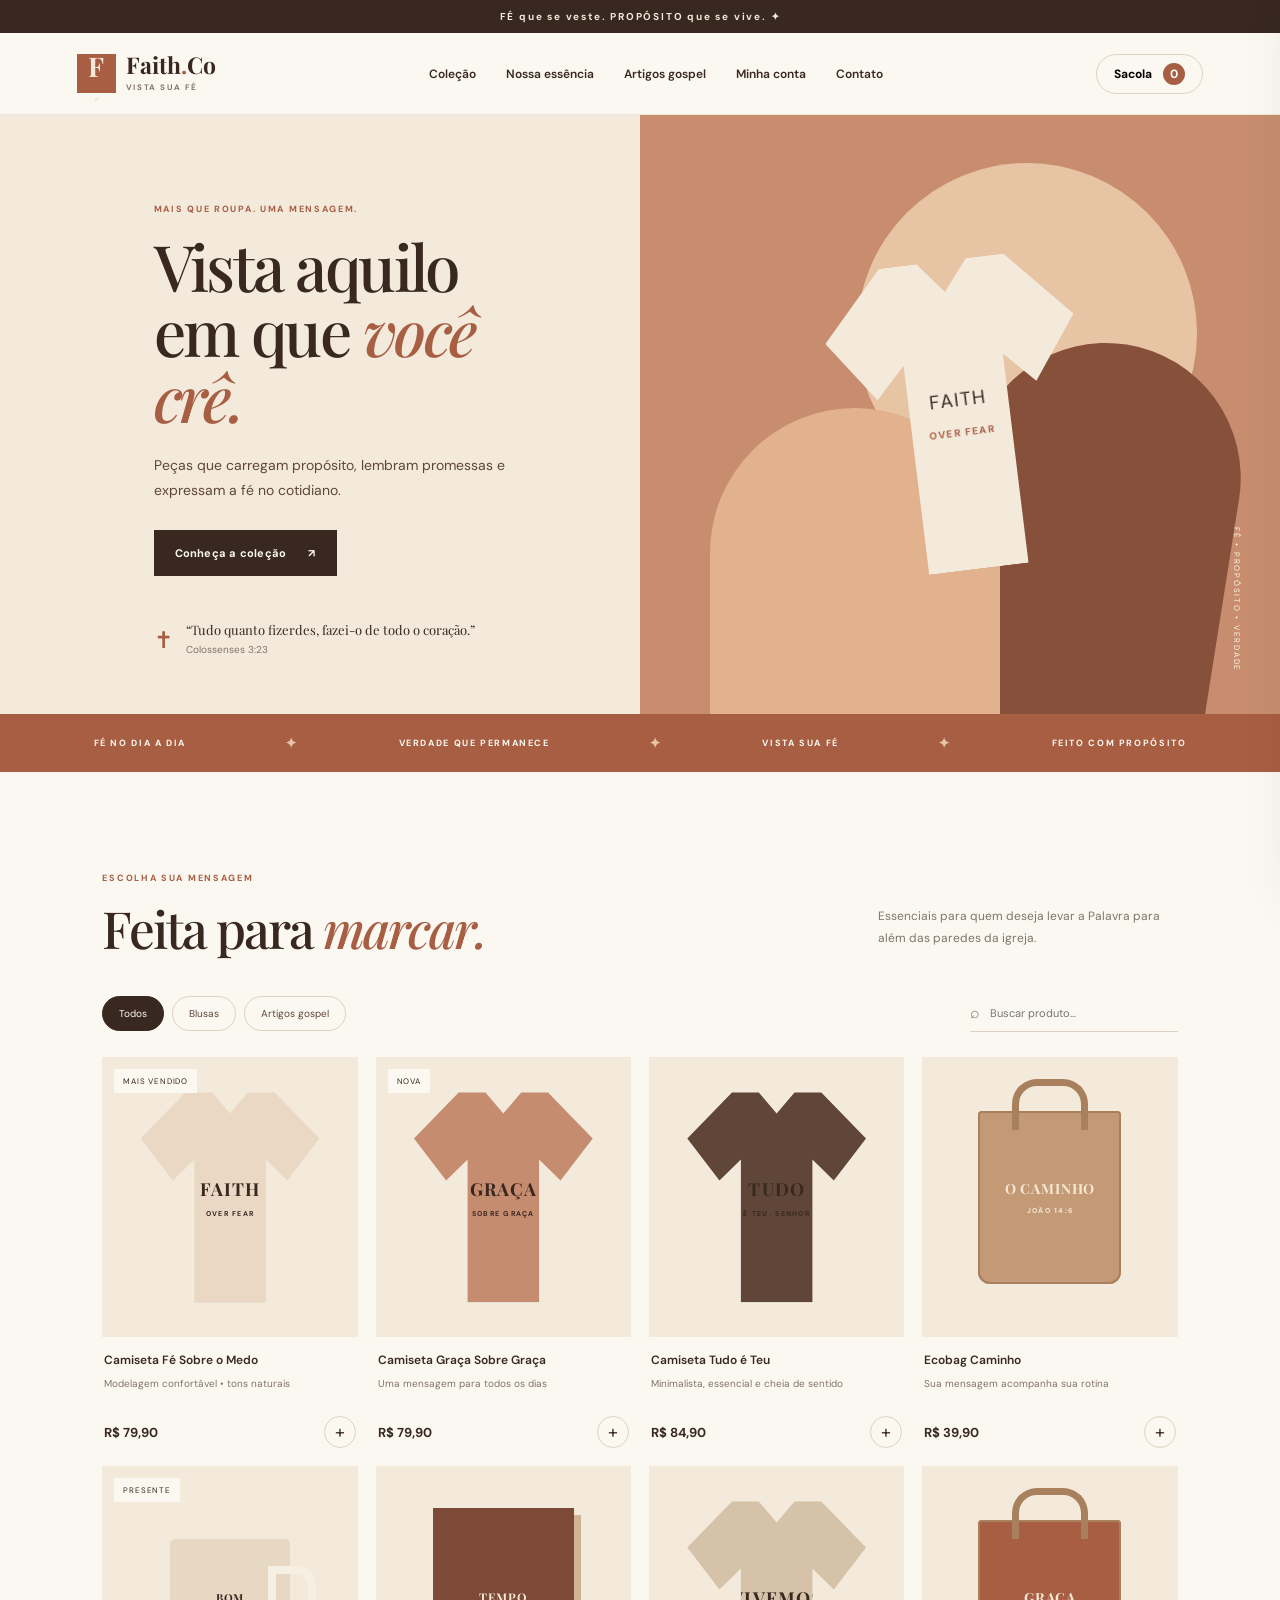
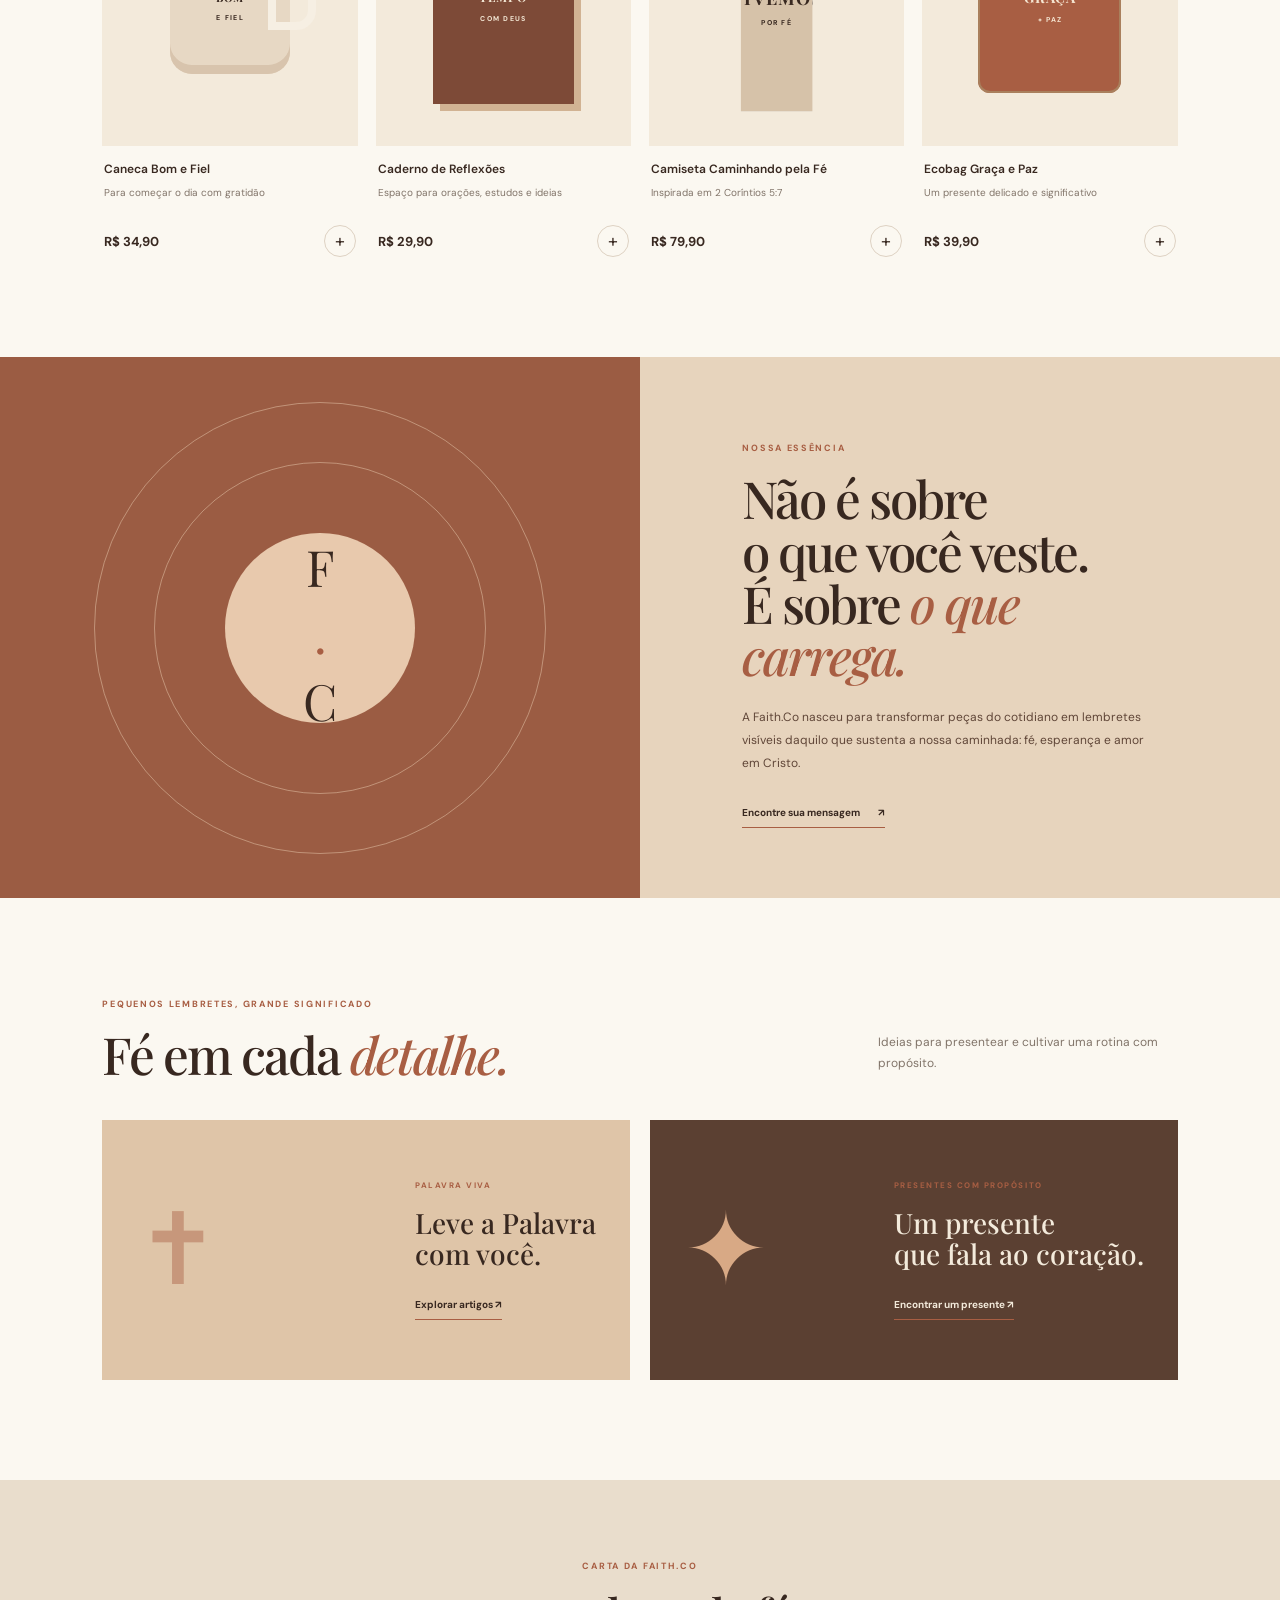
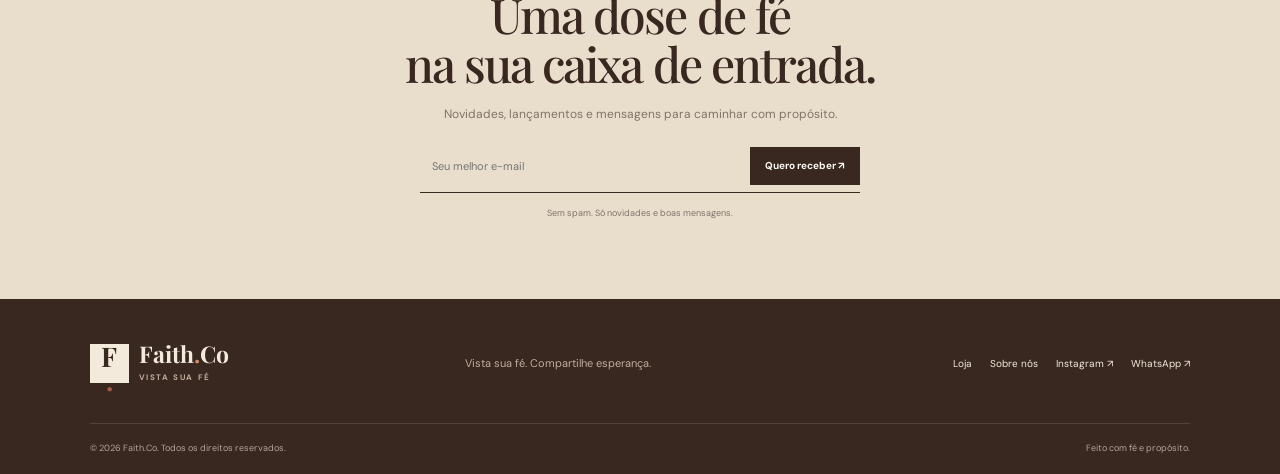
<file: index.html>
<!doctype html>
<html lang="pt-BR">
<head>
  <meta charset="utf-8">
  <meta name="viewport" content="width=device-width, initial-scale=1">
  <meta name="theme-color" content="#a85e43">
  <meta name="description" content="Faith.Co — roupas e artigos cristãos para vestir a fé todos os dias.">
  <title>Faith.Co — Vista sua fé</title>
  <link rel="preconnect" href="https://fonts.googleapis.com">
  <link rel="preconnect" href="https://fonts.gstatic.com" crossorigin>
  <link href="https://fonts.googleapis.com/css2?family=DM+Sans:wght@400;500;600;700&family=Playfair+Display:wght@500;600;700&display=swap" rel="stylesheet">
  <link rel="stylesheet" href="styles.css">
</head>
<body>
  <div class="announcement">FÉ que se veste. PROPÓSITO que se vive. ✦</div>
  <header class="site-header">
    <a class="brand" href="#" aria-label="Faith.Co página inicial"><span class="brand-mark">F<span>.</span></span><span>Faith<span class="brand-dot">.</span>Co<small>VISTA SUA FÉ</small></span></a>
    <button class="menu-toggle" id="menuToggle" aria-label="Abrir menu">☰</button>
    <nav id="mainNav" aria-label="Menu principal">
  <a href="#colecao">Coleção</a>
  <a href="#manifesto">Nossa essência</a>
  <a href="#artigos">Artigos gospel</a>
  <a href="conta.html">Minha conta</a>
  <a href="#contato">Contato</a>
</nav>
    <button class="cart-button" id="openCart" aria-label="Abrir sacola">Sacola <span id="cartCount">0</span></button>
  </header>

  <main>
    <section class="hero">
      <div class="hero-copy">
        <p class="eyebrow">MAIS QUE ROUPA. UMA MENSAGEM.</p>
        <h1>Vista aquilo<br>em que <em>você crê.</em></h1>
        <p>Peças que carregam propósito, lembram promessas e expressam a fé no cotidiano.</p>
        <a class="button button-dark" href="#colecao">Conheça a coleção <span>↗</span></a>
        <div class="hero-note"><span class="little-cross">✝</span><span>“Tudo quanto fizerdes, fazei-o de todo o coração.”<small>Colossenses 3:23</small></span></div>
      </div>
      <div class="hero-art" aria-label="Composição abstrata em tons terrosos">
        <div class="sun"></div><div class="arch arch-back"></div><div class="arch arch-front"></div>
        <div class="shirt-shape"><span>FAITH<br><b>OVER FEAR</b></span></div>
        <div class="hero-stamp">FÉ • PROPÓSITO • VERDADE</div>
      </div>
    </section>

    <section class="ticker" aria-label="Valores da marca"><span>FÉ NO DIA A DIA</span><b>✦</b><span>VERDADE QUE PERMANECE</span><b>✦</b><span>VISTA SUA FÉ</span><b>✦</b><span>FEITO COM PROPÓSITO</span></section>

    <section class="section collection" id="colecao">
      <div class="section-heading"><div><p class="eyebrow">ESCOLHA SUA MENSAGEM</p><h2>Feita para <em>marcar.</em></h2></div><p>Essenciais para quem deseja levar a Palavra para além das paredes da igreja.</p></div>
      <div class="shop-tools">
        <div class="filters" role="group" aria-label="Filtrar produtos">
          <button class="filter active" data-filter="todos">Todos</button><button class="filter" data-filter="blusas">Blusas</button><button class="filter" data-filter="acessorios">Artigos gospel</button>
        </div>
        <label class="search-wrap"><span>⌕</span><input id="searchInput" type="search" placeholder="Buscar produto..." aria-label="Buscar produto"></label>
      </div>
      <div class="product-grid" id="productGrid"></div>
    </section>

    <section class="manifesto" id="manifesto">
      <div class="manifesto-shape"><div class="manifesto-circle">F<span>.</span>C</div></div>
      <div class="manifesto-copy"><p class="eyebrow">NOSSA ESSÊNCIA</p><h2>Não é sobre<br>o que você veste.<br>É sobre <em>o que carrega.</em></h2><p>A Faith.Co nasceu para transformar peças do cotidiano em lembretes visíveis daquilo que sustenta a nossa caminhada: fé, esperança e amor em Cristo.</p><a href="#artigos" class="text-link">Encontre sua mensagem <span>↗</span></a></div>
    </section>

    <section class="section articles" id="artigos">
      <div class="section-heading"><div><p class="eyebrow">PEQUENOS LEMBRETES, GRANDE SIGNIFICADO</p><h2>Fé em cada <em>detalhe.</em></h2></div><p>Ideias para presentear e cultivar uma rotina com propósito.</p></div>
      <div class="article-cards">
        <article class="article-card card-bible"><div class="line-art">✝</div><div><p class="eyebrow">PALAVRA VIVA</p><h3>Leve a Palavra<br>com você.</h3><a href="#colecao" class="text-link">Explorar artigos ↗</a></div></article>
        <article class="article-card card-gift"><div class="gift-shape">✦</div><div><p class="eyebrow">PRESENTES COM PROPÓSITO</p><h3>Um presente<br>que fala ao coração.</h3><a href="#colecao" class="text-link">Encontrar um presente ↗</a></div></article>
      </div>
    </section>

    <section class="newsletter">
      <p class="eyebrow">CARTA DA FAITH.CO</p><h2>Uma dose de fé<br>na sua caixa de entrada.</h2><p>Novidades, lançamentos e mensagens para caminhar com propósito.</p>
      <form id="newsletterForm"><input type="email" id="newsletterEmail" placeholder="Seu melhor e-mail" required aria-label="Seu e-mail"><button type="submit">Quero receber ↗</button></form>
      <small id="newsletterMessage">Sem spam. Só novidades e boas mensagens.</small>
    </section>
  </main>

  <footer id="contato">
    <div class="footer-main"><a class="brand footer-brand" href="#"><span class="brand-mark">F<span>.</span></span><span>Faith<span class="brand-dot">.</span>Co<small>VISTA SUA FÉ</small></span></a><p>Vista sua fé. Compartilhe esperança.</p><div class="footer-links"><a href="#colecao">Loja</a><a href="#manifesto">Sobre nós</a><a href="https://instagram.com/" target="_blank" rel="noreferrer">Instagram ↗</a><a href="#" id="whatsFooter">WhatsApp ↗</a></div></div>
    <div class="footer-bottom"><span>© <span id="year"></span> Faith.Co. Todos os direitos reservados.</span><span>Feito com fé e propósito.</span></div>
  </footer>

  <div class="cart-overlay" id="cartOverlay" hidden></div>
  <aside class="cart-panel" id="cartPanel" aria-label="Sua sacola" aria-hidden="true">
    <div class="cart-head"><div><p class="eyebrow">SEU CARRINHO</p><h2>Sacola <span id="cartCountPanel">(0)</span></h2></div><button id="closeCart" aria-label="Fechar sacola" class="close-button">×</button></div>
    <div id="cartItems" class="cart-items"></div>
    <div class="cart-bottom"><div class="subtotal"><span>Subtotal</span><strong id="cartSubtotal">R$ 0,00</strong></div><p>Frete e prazo serão combinados no atendimento.</p><button class="button button-dark checkout-button" id="checkoutButton">Finalizar pelo WhatsApp ↗</button><small>O pedido só será confirmado após atendimento.</small></div>
  </aside>
  <div class="toast" id="toast" role="status" aria-live="polite"></div>
  <script src="script.js"></script>
</body>
</html>
</file>
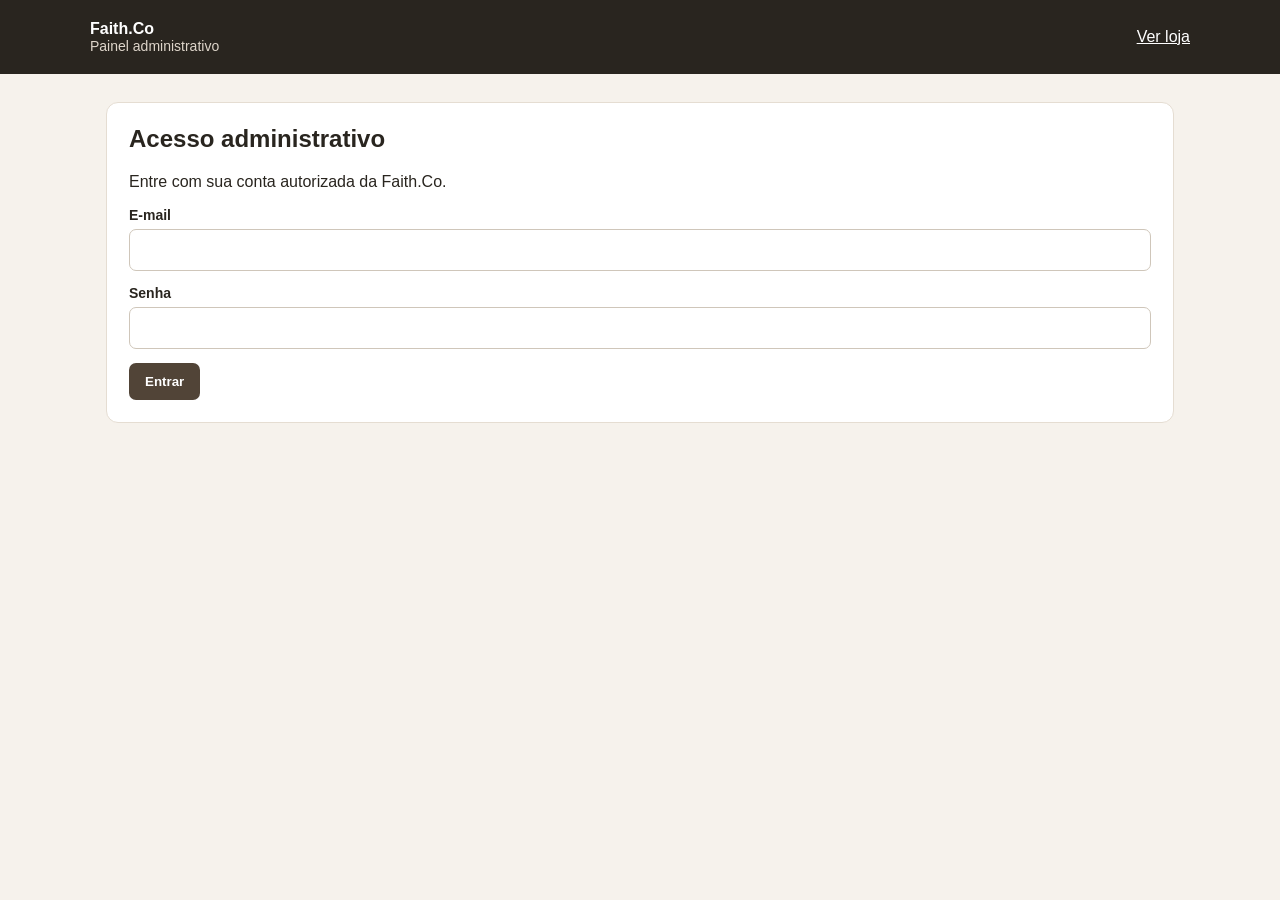
<file: admin.html>
<!DOCTYPE html>
<html lang="pt-BR">
<head>
  <meta charset="UTF-8">
  <meta name="viewport" content="width=device-width, initial-scale=1">
  <title>Administração | Faith.Co</title>
  <style>
    :root {
      --bg: #f6f2ec;
      --card: #fff;
      --ink: #29251f;
      --muted: #746d63;
      --line: #e5ddd2;
      --accent: #514437;
    }

    * { box-sizing: border-box; }

    body {
      margin: 0;
      background: var(--bg);
      color: var(--ink);
      font-family: Arial, sans-serif;
    }

    header {
      background: #29251f;
      color: white;
      padding: 20px;
    }

    header .bar {
      max-width: 1100px;
      margin: auto;
      display: flex;
      justify-content: space-between;
      align-items: center;
      gap: 12px;
      flex-wrap: wrap;
    }

    header a { color: white; }

    main {
      max-width: 1100px;
      margin: 28px auto;
      padding: 0 16px 40px;
    }

    .card {
      background: var(--card);
      border: 1px solid var(--line);
      border-radius: 12px;
      padding: 22px;
      margin-bottom: 22px;
    }

    h1, h2 { margin-top: 0; }

    .grid {
      display: grid;
      grid-template-columns: repeat(2, minmax(0, 1fr));
      gap: 14px;
    }

    label {
      display: block;
      font-size: 14px;
      font-weight: bold;
      margin-bottom: 6px;
    }

    input, textarea, select {
      width: 100%;
      padding: 11px;
      border: 1px solid #cfc6ba;
      border-radius: 7px;
      background: white;
      color: var(--ink);
      font: inherit;
    }

    textarea { resize: vertical; }

    .field { margin-bottom: 14px; }

    .full { grid-column: 1 / -1; }

    button {
      padding: 11px 16px;
      border: 0;
      border-radius: 7px;
      background: var(--accent);
      color: white;
      cursor: pointer;
      font-weight: bold;
    }

    button:disabled {
      opacity: .55;
      cursor: wait;
    }

    button.secondary {
      background: #e8e0d5;
      color: var(--ink);
    }

    button.danger { background: #a02d2d; }

    .actions {
      display: flex;
      gap: 8px;
      flex-wrap: wrap;
      margin-top: 12px;
    }

    .status {
      padding: 12px;
      border-radius: 7px;
      margin-bottom: 16px;
      overflow-wrap: anywhere;
    }

    .hidden { display: none !important; }

    .products {
      display: grid;
      grid-template-columns: repeat(auto-fit, minmax(220px, 1fr));
      gap: 16px;
    }

    .product {
      border: 1px solid var(--line);
      border-radius: 10px;
      overflow: hidden;
      min-width: 0;
    }

    .product img {
      width: 100%;
      height: 220px;
      object-fit: cover;
      background: #eee7de;
    }

    .product-content { padding: 14px; }
    .product-content p { overflow-wrap: anywhere; }
    .muted { color: var(--muted); font-size: 14px; }
    .price { font-weight: bold; font-size: 18px; }
    .preview { max-width: 150px; max-height: 150px; margin-top: 8px; }
    .checkline { display: flex; align-items: center; gap: 8px; }
    .checkline input { width: auto; }

    @media (max-width: 600px) {
      .grid { grid-template-columns: 1fr; }
      .full { grid-column: auto; }
      .card { padding: 16px; }
    }
  </style>
</head>
<body>
  <header>
    <div class="bar">
      <div>
        <strong>Faith.Co</strong>
        <div class="muted" style="color:#ded5ca">Painel administrativo</div>
      </div>
      <div class="actions" style="margin:0">
        <a href="./index.html">Ver loja</a>
        <button id="logoutButton" class="secondary hidden">Sair</button>
      </div>
    </div>
  </header>

  <main>
    <div id="status" class="status hidden" role="status"></div>

    <section id="loginSection" class="card">
      <h1>Acesso administrativo</h1>
      <p>Entre com sua conta autorizada da Faith.Co.</p>
      <form id="loginForm">
        <div class="field">
          <label for="email">E-mail</label>
          <input id="email" type="email" autocomplete="username" required>
        </div>
        <div class="field">
          <label for="password">Senha</label>
          <input id="password" type="password"
                 autocomplete="current-password" required>
        </div>
        <button type="submit">Entrar</button>
      </form>
    </section>

    <section id="adminSection" class="hidden">
      <div class="card">
        <h1>Produtos da loja</h1>
        <p>Cadastre produtos, atualize preços e controle a disponibilidade.</p>

        <form id="productForm">
          <input id="productId" type="hidden">

          <div class="grid">
            <div class="field">
              <label for="name">Nome do produto *</label>
              <input id="name" maxlength="150" required>
            </div>

            <div class="field">
              <label for="category">Categoria</label>
              <input id="category" value="Camisetas" maxlength="100">
            </div>

            <div class="field">
              <label for="price">Preço (R$) *</label>
              <input id="price" type="number" min="0" step="0.01"
                     inputmode="decimal" required>
            </div>

            <div class="field">
              <label for="stock">Quantidade em estoque *</label>
              <input id="stock" type="number" min="0" step="1"
                     value="0" required>
            </div>

            <div class="field full">
              <label for="description">Descrição</label>
              <textarea id="description" rows="3" maxlength="3000"></textarea>
            </div>

            <div class="field">
              <label for="sizes">Tamanhos, separados por vírgula</label>
              <input id="sizes" placeholder="P, M, G, GG">
            </div>

            <div class="field">
              <label for="colors">Cores, separadas por vírgula</label>
              <input id="colors" placeholder="Preto, Branco, Bege">
            </div>

            <div class="field full">
              <label for="imageFile">Foto do produto</label>
              <input id="imageFile" type="file"
                     accept="image/jpeg,image/png,image/webp">
              <p class="muted">
                JPG, PNG ou WebP. Máximo de 5 MB. Ao editar, deixe vazio
                para manter a foto atual.
              </p>
              <img id="imagePreview" class="preview hidden" alt="Prévia da foto">
            </div>

            <div class="field full">
              <label class="checkline">
                <input id="active" type="checkbox" checked>
                Produto ativo e visível na loja
              </label>
            </div>
          </div>

          <div class="actions">
            <button id="saveButton" type="submit">Cadastrar produto</button>
            <button id="cancelButton" class="secondary hidden"
                    type="button">Cancelar edição</button>
          </div>
        </form>
      </div>

      <div class="card">
        <div class="bar" style="color:var(--ink)">
          <h2>Produtos cadastrados</h2>
          <button id="refreshButton" class="secondary" type="button">
            Atualizar lista
          </button>
        </div>
        <div id="productsList" class="products"></div>
      </div>
    </section>
  </main>

  <script type="module">
    import { createClient } from
      "https://esm.sh/@supabase/supabase-js@2";

    // Use os mesmos dados públicos já utilizados em conta.html.
    const SUPABASE_URL = "https://xuqglrbihmhcrxabustz.supabase.co";
    const SUPABASE_PUBLISHABLE_KEY = "sb_publishable_JhOdkztggQ9P-Fsqmyy1Pw_A1XWFiOE";

    const BUCKET = "produtos";
    const MAX_FILE_SIZE = 5 * 1024 * 1024;

    const $ = (id) => document.getElementById(id);

    const statusBox = $("status");
    const loginSection = $("loginSection");
    const adminSection = $("adminSection");
    const logoutButton = $("logoutButton");
    const productForm = $("productForm");
    const imageFile = $("imageFile");
    const imagePreview = $("imagePreview");

    let supabase;
    let currentUser = null;
    let products = [];
    let currentImageUrl = "";
    let previewObjectUrl = null;
    let busy = false;

    function showStatus(message, type = "info") {
      statusBox.textContent = message;
      statusBox.classList.remove("hidden");
      statusBox.style.background =
        type === "error" ? "#fbe8e7" :
        type === "success" ? "#e5f5e8" : "#eee8df";
      statusBox.style.color =
        type === "error" ? "#8a1f1f" :
        type === "success" ? "#205a2c" : "#29251f";
    }

    function clearStatus() {
      statusBox.classList.add("hidden");
    }

    function setBusy(value) {
      busy = value;
      document.querySelectorAll("button").forEach(button => {
        button.disabled = value;
      });
    }

    function escapeHtml(value) {
      return String(value ?? "").replace(/[&<>"']/g, char => ({
        "&": "&amp;",
        "<": "&lt;",
        ">": "&gt;",
        '"': "&quot;",
        "'": "&#39;"
      })[char]);
    }

    function parseList(value) {
      return value.split(",").map(item => item.trim()).filter(Boolean);
    }

    function formatPrice(value) {
      return Number(value).toLocaleString("pt-BR", {
        style: "currency",
        currency: "BRL"
      });
    }

    function releasePreview() {
      if (previewObjectUrl) {
        URL.revokeObjectURL(previewObjectUrl);
        previewObjectUrl = null;
      }
    }

    function resetForm() {
      productForm.reset();
      $("productId").value = "";
      $("category").value = "Camisetas";
      $("stock").value = "0";
      $("active").checked = true;
      $("saveButton").textContent = "Cadastrar produto";
      $("cancelButton").classList.add("hidden");
      currentImageUrl = "";
      releasePreview();
      imagePreview.removeAttribute("src");
      imagePreview.classList.add("hidden");
      imageFile.value = "";
    }

    function getStoragePath(url) {
      try {
        const parsed = new URL(url);
        const marker = "/storage/v1/object/public/" + BUCKET + "/";
        const index = parsed.pathname.indexOf(marker);

        if (index < 0) return null;

        return decodeURIComponent(
          parsed.pathname.slice(index + marker.length)
        );
      } catch {
        return null;
      }
    }

    async function verifyAdmin() {
      const { data: { user }, error: userError } =
        await supabase.auth.getUser();

      if (userError) throw userError;
      if (!user) return false;

      const { data, error } = await supabase
        .from("admin_users")
        .select("user_id")
        .eq("user_id", user.id)
        .maybeSingle();

      if (error) {
        throw new Error(
          "Não foi possível verificar a autorização administrativa: " +
          error.message
        );
      }

      currentUser = user;
      return Boolean(data);
    }

    async function showAuthenticatedArea() {
      const isAdmin = await verifyAdmin();

      if (!isAdmin) {
        loginSection.classList.remove("hidden");
        adminSection.classList.add("hidden");
        logoutButton.classList.remove("hidden");
        showStatus(
          "Esta conta não está autorizada a administrar a loja. " +
          "Confira a tabela admin_users.",
          "error"
        );
        return;
      }

      loginSection.classList.add("hidden");
      adminSection.classList.remove("hidden");
      logoutButton.classList.remove("hidden");
      clearStatus();
      await loadProducts();
    }

    async function loadProducts() {
      showStatus("Carregando produtos...");

      const { data, error } = await supabase
        .from("products")
        .select("*")
        .order("created_at", { ascending: false });

      if (error) {
        showStatus("Erro ao carregar produtos: " + error.message, "error");
        return;
      }

      products = data ?? [];
      renderProducts();
      clearStatus();
    }

    function renderProducts() {
      const container = $("productsList");

      if (!products.length) {
        container.textContent = "Nenhum produto cadastrado ainda.";
        return;
      }

      container.innerHTML = products.map(product => {
        const image = product.image_url
          ? `<img src="${escapeHtml(product.image_url)}"
                  alt="${escapeHtml(product.name)}" loading="lazy">`
          : `<div style="height:220px;display:grid;place-items:center">
               Sem foto
             </div>`;

        return `
          <article class="product">
            ${image}
            <div class="product-content">
              <h3>${escapeHtml(product.name)}</h3>
              <p class="price">${formatPrice(product.price)}</p>
              <p class="muted">${escapeHtml(product.category || "Sem categoria")}</p>
              <p>${product.active ? "Ativo" : "Inativo"} ·
                 Estoque: ${Number(product.stock)}</p>
              <p class="muted">
                Tamanhos: ${escapeHtml((product.sizes || []).join(", ") || "—")}
              </p>
              <p class="muted">
                Cores: ${escapeHtml((product.colors || []).join(", ") || "—")}
              </p>
              <div class="actions">
                <button type="button" data-edit="${escapeHtml(product.id)}">
                  Editar
                </button>
                <button type="button" class="danger"
                        data-delete="${escapeHtml(product.id)}">
                  Excluir
                </button>
              </div>
            </div>
          </article>`;
      }).join("");
    }

    async function uploadImage(file) {
      if (!file) return currentImageUrl;

      const allowedTypes = ["image/jpeg", "image/png", "image/webp"];

      if (!allowedTypes.includes(file.type)) {
        throw new Error("Use uma imagem JPG, PNG ou WebP.");
      }

      if (file.size > MAX_FILE_SIZE) {
        throw new Error("A imagem deve ter no máximo 5 MB.");
      }

      const extension = ({
        "image/jpeg": "jpg",
        "image/png": "png",
        "image/webp": "webp"
      })[file.type];

      const path =
        currentUser.id + "/" + crypto.randomUUID() + "." + extension;

      const { error } = await supabase.storage
        .from(BUCKET)
        .upload(path, file, {
          contentType: file.type,
          upsert: false
        });

      if (error) throw error;

      const { data } = supabase.storage
        .from(BUCKET)
        .getPublicUrl(path);

      return data.publicUrl;
    }

    productForm.addEventListener("submit", async event => {
      event.preventDefault();
      if (busy) return;

      setBusy(true);

      try {
        const name = $("name").value.trim();
        const price = Number($("price").value);
        const stock = Number($("stock").value);

        if (!name) throw new Error("Informe o nome do produto.");
        if (!Number.isFinite(price) || price < 0) {
          throw new Error("Informe um preço válido.");
        }
        if (!Number.isInteger(stock) || stock < 0) {
          throw new Error("Informe uma quantidade válida para o estoque.");
        }

        const file = imageFile.files[0];
        const oldImageUrl = currentImageUrl;
        const imageUrl = await uploadImage(file);

        const product = {
          name,
          description: $("description").value.trim(),
          price,
          category: $("category").value.trim() || "Camisetas",
          image_url: imageUrl || null,
          sizes: parseList($("sizes").value),
          colors: parseList($("colors").value),
          stock,
          active: $("active").checked,
          updated_at: new Date().toISOString()
        };

        const productId = $("productId").value;
        let result;

        if (productId) {
          result = await supabase
            .from("products")
            .update(product)
            .eq("id", productId)
            .select("id")
            .single();
        } else {
          result = await supabase
            .from("products")
            .insert(product)
            .select("id")
            .single();
        }

        if (result.error) {
          // A imagem recém-enviada não é removida automaticamente:
          // assim evitamos apagar arquivos que possam estar em uso.
          throw result.error;
        }

        // Remove a foto antiga somente depois de salvar a alteração.
        if (productId && file && oldImageUrl) {
          const oldPath = getStoragePath(oldImageUrl);
          if (oldPath) {
            const { error: removeError } = await supabase.storage
              .from(BUCKET)
              .remove([oldPath]);

            if (removeError) {
              console.warn("Não foi possível remover a foto antiga.",
                           removeError.message);
            }
          }
        }

        resetForm();
        showStatus(
          productId ? "Produto atualizado com sucesso!" :
                      "Produto cadastrado com sucesso!",
          "success"
        );
        await loadProducts();
      } catch (error) {
        showStatus("Não foi possível salvar: " + error.message, "error");
      } finally {
        setBusy(false);
      }
    });

    $("productsList").addEventListener("click", async event => {
      const editButton = event.target.closest("[data-edit]");
      const deleteButton = event.target.closest("[data-delete]");

      if (editButton) {
        const product = products.find(
          item => item.id === editButton.dataset.edit
        );
        if (!product) return;

        resetForm();
        $("productId").value = product.id;
        $("name").value = product.name ?? "";
        $("description").value = product.description ?? "";
        $("price").value = product.price;
        $("category").value = product.category ?? "";
        $("stock").value = product.stock ?? 0;
        $("sizes").value = (product.sizes ?? []).join(", ");
        $("colors").value = (product.colors ?? []).join(", ");
        $("active").checked = product.active;
        currentImageUrl = product.image_url ?? "";

        if (currentImageUrl) {
          imagePreview.src = currentImageUrl;
          imagePreview.classList.remove("hidden");
        }

        $("saveButton").textContent = "Salvar alterações";
        $("cancelButton").classList.remove("hidden");
        $("productForm").scrollIntoView({ behavior: "smooth" });
      }

      if (deleteButton) {
        const product = products.find(
          item => item.id === deleteButton.dataset.delete
        );
        if (!product) return;

        if (!confirm(
          `Excluir "${product.name}"? Essa ação não pode ser desfeita.`
        )) return;

        setBusy(true);

        try {
          const { error } = await supabase
            .from("products")
            .delete()
            .eq("id", product.id);

          if (error) throw error;

          const path = getStoragePath(product.image_url || "");
          if (path) {
            const { error: imageError } = await supabase.storage
              .from(BUCKET)
              .remove([path]);

            if (imageError) {
              console.warn("Produto excluído, mas a foto permaneceu:",
                           imageError.message);
            }
          }

          showStatus("Produto excluído.", "success");
          await loadProducts();
        } catch (error) {
          showStatus("Não foi possível excluir: " + error.message, "error");
        } finally {
          setBusy(false);
        }
      }
    });

    $("cancelButton").addEventListener("click", resetForm);
    $("refreshButton").addEventListener("click", loadProducts);

    imageFile.addEventListener("change", () => {
      releasePreview();

      const file = imageFile.files[0];
      if (!file) {
        imagePreview.classList.toggle("hidden", !currentImageUrl);
        if (currentImageUrl) imagePreview.src = currentImageUrl;
        return;
      }

      if (file.size > MAX_FILE_SIZE) {
        showStatus("A imagem deve ter no máximo 5 MB.", "error");
        imageFile.value = "";
        return;
      }

      previewObjectUrl = URL.createObjectURL(file);
      imagePreview.src = previewObjectUrl;
      imagePreview.classList.remove("hidden");
    });

    $("loginForm").addEventListener("submit", async event => {
      event.preventDefault();
      if (busy) return;

      setBusy(true);

      try {
        const { error } = await supabase.auth.signInWithPassword({
          email: $("email").value.trim(),
          password: $("password").value
        });

        if (error) throw error;

        await showAuthenticatedArea();
      } catch (error) {
        showStatus("Falha no acesso: " + error.message, "error");
      } finally {
        setBusy(false);
      }
    });

    logoutButton.addEventListener("click", async () => {
      setBusy(true);
      try {
        const { error } = await supabase.auth.signOut();
        if (error) throw error;

        currentUser = null;
        adminSection.classList.add("hidden");
        loginSection.classList.remove("hidden");
        logoutButton.classList.add("hidden");
        resetForm();
        showStatus("Você saiu da conta.", "success");
      } catch (error) {
        showStatus("Não foi possível sair: " + error.message, "error");
      } finally {
        setBusy(false);
      }
    });

    async function start() {
      if (
        SUPABASE_URL.includes("COLE_AQUI") ||
        SUPABASE_PUBLISHABLE_KEY.includes("COLE_AQUI")
      ) {
        showStatus(
          "Configure a URL e a chave pública do Supabase no código.",
          "error"
        );
        return;
      }

      try {
        supabase = createClient(
          SUPABASE_URL,
          SUPABASE_PUBLISHABLE_KEY
        );

        const { data: { session }, error } =
          await supabase.auth.getSession();

        if (error) throw error;

        if (session) {
          await showAuthenticatedArea();
        }
      } catch (error) {
        showStatus("Erro ao iniciar o painel: " + error.message, "error");
      }
    }

    supabase = null;
    start();
  </script>
</body>
</html>
</file>
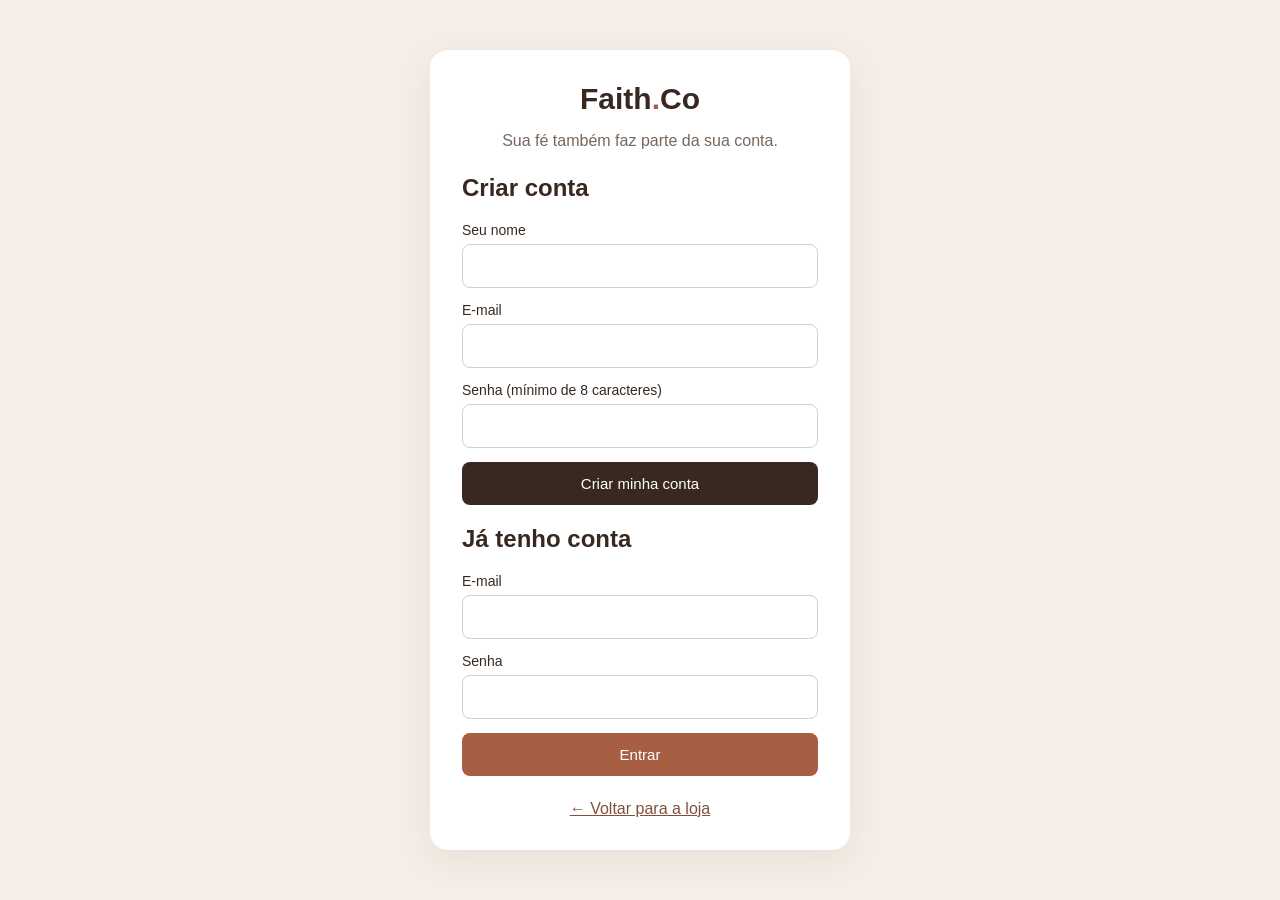
<file: conta.html>
<!doctype html>
<html lang="pt-BR">
<head>
  <meta charset="utf-8">
  <meta name="viewport" content="width=device-width, initial-scale=1">
  <title>Minha conta | Faith.Co</title>
  <style>
    * { box-sizing: border-box; }
    body {
      margin: 0;
      min-height: 100vh;
      display: grid;
      place-items: center;
      padding: 24px;
      background: #f5eee6;
      color: #382820;
      font-family: Arial, sans-serif;
    }
    .card {
      width: 100%;
      max-width: 420px;
      padding: 32px;
      background: white;
      border-radius: 18px;
      box-shadow: 0 10px 35px #38282012;
    }
    .brand {
      text-align: center;
      font-size: 30px;
      font-weight: bold;
      margin-bottom: 8px;
    }
    .brand span { color: #a85e43; }
    .subtitle {
      text-align: center;
      color: #76675d;
      margin-bottom: 24px;
    }
    label {
      display: block;
      margin: 14px 0 6px;
      font-size: 14px;
    }
    input {
      width: 100%;
      padding: 12px;
      border: 1px solid #d9cec3;
      border-radius: 8px;
      font-size: 16px;
    }
    button {
      width: 100%;
      padding: 13px;
      margin-top: 14px;
      border: 0;
      border-radius: 8px;
      background: #382820;
      color: white;
      font-size: 15px;
      cursor: pointer;
    }
    button.secondary {
      background: #a85e43;
    }
    button:disabled { opacity: .6; cursor: wait; }
    #message {
      margin-top: 18px;
      font-size: 14px;
      line-height: 1.5;
      overflow-wrap: anywhere;
    }
    .back {
      display: block;
      text-align: center;
      margin-top: 24px;
      color: #80503d;
    }
    [hidden] { display: none !important; }
  </style>
</head>
<body>
  <main class="card">
    <div class="brand">Faith<span>.</span>Co</div>
    <p class="subtitle">Sua fé também faz parte da sua conta.</p>

    <section id="authForm">
      <form id="signupForm">
        <h2>Criar conta</h2>

        <label for="name">Seu nome</label>
        <input id="name" type="text" autocomplete="name"
               required maxlength="100">

        <label for="email">E-mail</label>
        <input id="email" type="email" autocomplete="email"
               required>

        <label for="password">Senha (mínimo de 8 caracteres)</label>
        <input id="password" type="password"
               autocomplete="new-password" minlength="8" required>

        <button type="submit" id="signupButton">Criar minha conta</button>
      </form>

      <form id="loginForm">
        <h2>Já tenho conta</h2>

        <label for="loginEmail">E-mail</label>
        <input id="loginEmail" type="email"
               autocomplete="email" required>

        <label for="loginPassword">Senha</label>
        <input id="loginPassword" type="password"
               autocomplete="current-password" required>

        <button type="submit" class="secondary" id="loginButton">
          Entrar
        </button>
      </form>
    </section>

    <section id="accountPanel" hidden>
      <h2>Minha conta</h2>
      <p id="accountEmail"></p>
      <button id="logoutButton">Sair da conta</button>
    </section>

    <p id="message" role="status" aria-live="polite"></p>
    <a class="back" href="./index.html">← Voltar para a loja</a>
  </main>

  <script type="module">
    import { createClient } from
      "https://esm.sh/@supabase/supabase-js@2";

    // Substitua pelos dados do seu projeto Supabase.
    const SUPABASE_URL = "https://xuqglrbihmhcrxabustz.supabase.co";
    const SUPABASE_PUBLISHABLE_KEY = "sb_publishable_JhOdkztggQ9P-Fsqmyy1Pw_A1XWFiOE";

    const message = document.getElementById("message");
    const authForm = document.getElementById("authForm");
    const accountPanel = document.getElementById("accountPanel");
    const accountEmail = document.getElementById("accountEmail");
    const signupButton = document.getElementById("signupButton");
    const loginButton = document.getElementById("loginButton");

    function showMessage(text, isError = false) {
      message.textContent = text;
      message.style.color = isError ? "#b42318" : "#386641";
    }

    if (
      SUPABASE_URL.includes("COLE_AQUI") ||
      SUPABASE_PUBLISHABLE_KEY.includes("COLE_AQUI")
    ) {
      showMessage(
        "Falta configurar a URL e a chave pública do Supabase.",
        true
      );
    } else {
      try {
        const supabase = createClient(
          SUPABASE_URL,
          SUPABASE_PUBLISHABLE_KEY
        );

        async function refreshAccount() {
          const { data, error } = await supabase.auth.getUser();

          if (error && error.name !== "AuthSessionMissingError") {
            console.error(error);
          }

          const user = data?.user;

          authForm.hidden = Boolean(user);
          accountPanel.hidden = !user;

          if (user) {
            accountEmail.textContent =
              "Conta conectada: " + user.email;
          }
        }

        document.getElementById("signupForm")
          .addEventListener("submit", async event => {
            event.preventDefault();
            signupButton.disabled = true;
            showMessage("Criando sua conta...");

            try {
              const name =
                document.getElementById("name").value.trim();
              const email =
                document.getElementById("email").value.trim();
              const password =
                document.getElementById("password").value;

              const { data, error } = await supabase.auth.signUp({
                email,
                password,
                options: {
                  data: { full_name: name },
                  emailRedirectTo: window.location.origin +
                    window.location.pathname
                }
              });

              if (error) throw error;

              if (data.session) {
                showMessage("Conta criada! Você já está conectado.");
              } else {
                showMessage(
                  "Cadastro enviado! Confira seu e-mail para confirmar a conta."
                );
              }

              await refreshAccount();
            } catch (error) {
              showMessage(
                error.message || "Não foi possível criar a conta.",
                true
              );
            } finally {
              signupButton.disabled = false;
            }
          });

        document.getElementById("loginForm")
          .addEventListener("submit", async event => {
            event.preventDefault();
            loginButton.disabled = true;
            showMessage("Verificando seus dados...");

            try {
              const email =
                document.getElementById("loginEmail").value.trim();
              const password =
                document.getElementById("loginPassword").value;

              const { error } =
                await supabase.auth.signInWithPassword({
                  email,
                  password
                });

              if (error) throw error;

              showMessage("Login realizado com sucesso!");
              await refreshAccount();
            } catch (error) {
              showMessage(
                error.message || "Não foi possível entrar.",
                true
              );
            } finally {
              loginButton.disabled = false;
            }
          });

        document.getElementById("logoutButton")
          .addEventListener("click", async () => {
            const { error } = await supabase.auth.signOut();

            if (error) {
              showMessage(error.message, true);
              return;
            }

            showMessage("Você saiu da sua conta.");
            await refreshAccount();
          });

        supabase.auth.onAuthStateChange(() => {
          refreshAccount();
        });

        refreshAccount();
      } catch (error) {
        console.error(error);
        showMessage("Erro ao iniciar a conexão com o Supabase.", true);
      }
    }
  </script>
</body>
</html>
</file>
<file: styles.css>
:root{--terra:#a85e43;--terra-dark:#87472f;--brown:#382820;--brown-soft:#604638;--beige:#f3eadb;--cream:#fbf8f1;--sand:#dfc9ad;--white:#fffdf9;--line:#ded2c3;--muted:#817469}
*{box-sizing:border-box}html{scroll-behavior:smooth;scroll-padding-top:90px}body{margin:0;background:var(--cream);color:var(--brown);font-family:"DM Sans",sans-serif}a{color:inherit;text-decoration:none}button,input{font:inherit}button{cursor:pointer}.announcement{background:var(--brown);color:var(--beige);text-align:center;padding:10px 16px;font-size:10px;letter-spacing:.18em;font-weight:700}.site-header{height:82px;padding:0 6vw;display:flex;align-items:center;justify-content:space-between;background:var(--cream);position:sticky;top:0;z-index:10;border-bottom:1px solid rgba(56,40,32,.08)}.brand{display:flex;gap:10px;align-items:center;font-family:"Playfair Display",serif;font-size:23px;font-weight:700;line-height:.9}.brand-mark{width:39px;height:39px;background:var(--terra);color:var(--beige);display:grid;place-items:center;font-family:"Playfair Display",serif;font-size:27px}.brand-mark span,.brand-dot{color:var(--terra)}.brand-mark span{color:#f3eadb}.brand small{display:block;font:700 8px "DM Sans",sans-serif;letter-spacing:.2em;margin-top:7px;color:var(--muted)}nav{display:flex;gap:30px;font-size:12px;font-weight:600}nav a:hover,.footer-links a:hover{color:var(--terra)}.cart-button{background:none;border:1px solid var(--line);border-radius:30px;padding:11px 17px;font-size:12px;font-weight:700}.cart-button span{background:var(--terra);color:white;border-radius:50%;padding:3px 7px;margin-left:8px}.menu-toggle{display:none;background:none;border:0;font-size:22px}.hero{display:grid;grid-template-columns:1fr 1fr;min-height:590px;background:var(--beige)}.hero-copy{padding:88px 8vw 58px 12vw;display:flex;align-items:flex-start;flex-direction:column;justify-content:center}.eyebrow{font-size:9px;letter-spacing:.19em;font-weight:700;color:var(--terra);margin:0 0 18px}.hero h1,.section h2,.manifesto h2,.newsletter h2{font-family:"Playfair Display",serif;font-size:clamp(42px,5vw,68px);line-height:1.02;letter-spacing:-.04em;font-weight:500;margin:0}.hero h1 em,.section h2 em,.manifesto h2 em{color:var(--terra);font-weight:500}.hero-copy>p:not(.eyebrow){max-width:390px;font-size:14px;line-height:1.8;color:var(--brown-soft);margin:24px 0 27px}.button{display:inline-flex;align-items:center;justify-content:center;gap:22px;padding:16px 21px;border:0;font-size:11px;font-weight:700;letter-spacing:.02em}.button-dark{background:var(--brown);color:var(--cream)}.button-dark:hover{background:var(--terra-dark)}.hero-note{display:flex;align-items:center;gap:13px;margin-top:45px;font-family:"Playfair Display",serif;font-size:13px}.little-cross{font-size:23px;color:var(--terra)}.hero-note small{display:block;font:10px "DM Sans",sans-serif;color:var(--muted);margin-top:5px}.hero-art{position:relative;overflow:hidden;min-height:500px;background:#c78d6e;display:flex;align-items:center;justify-content:center}.sun{position:absolute;width:340px;height:340px;border-radius:50%;background:#e7c5a4;top:8%;right:13%}.arch{position:absolute;width:270px;height:420px;border-radius:150px 150px 0 0}.arch-back{background:#87503b;right:8%;bottom:-8%;transform:rotate(9deg)}.arch-front{background:#e2b18d;left:11%;bottom:-14%;width:290px;height:390px}.shirt-shape{z-index:1;width:250px;height:310px;background:#f3eadb;clip-path:polygon(25% 0,40% 0,50% 10%,60% 0,75% 0,100% 22%,82% 42%,70% 32%,70% 100%,30% 100%,30% 32%,18% 42%,0 22%);display:grid;place-items:center;text-align:center;filter:drop-shadow(0 18px 18px #5e392b30);transform:rotate(-7deg)}.shirt-shape span{font-size:19px;letter-spacing:.08em;color:var(--brown);line-height:1.6}.shirt-shape b{font-size:10px;letter-spacing:.14em;color:var(--terra)}.hero-stamp{position:absolute;right:6%;bottom:7%;font-size:8px;letter-spacing:.22em;color:#fff6e8;writing-mode:vertical-rl}.ticker{display:flex;justify-content:space-evenly;align-items:center;gap:16px;padding:20px 10px;background:var(--terra);color:var(--cream);font-size:9px;letter-spacing:.18em;font-weight:700;flex-wrap:wrap}.ticker b{font-size:14px;color:#e5c5a9}.section{padding:100px 8vw}.section-heading{display:flex;align-items:end;justify-content:space-between;gap:35px;margin-bottom:40px}.section h2{font-size:clamp(36px,4vw,52px)}.section-heading>p{max-width:300px;color:var(--muted);font-size:12px;line-height:1.8;margin:0 0 5px}.shop-tools{display:flex;align-items:center;justify-content:space-between;gap:20px;margin-bottom:25px}.filters{display:flex;gap:8px;flex-wrap:wrap}.filter{border:1px solid var(--line);background:transparent;color:var(--brown-soft);padding:10px 16px;border-radius:30px;font-size:10px}.filter.active,.filter:hover{background:var(--brown);border-color:var(--brown);color:var(--cream)}.search-wrap{display:flex;align-items:center;gap:8px;border-bottom:1px solid var(--line);padding:8px 0;color:var(--muted)}.search-wrap input{border:0;background:transparent;outline:0;width:190px;font-size:11px;color:var(--brown)}.product-grid{display:grid;grid-template-columns:repeat(4,minmax(0,1fr));gap:18px}.product-card{min-width:0}.product-image{height:280px;position:relative;overflow:hidden;display:grid;place-items:center;background:var(--beige)}.product-image .product-art{width:70%;height:75%;display:grid;place-items:center;position:relative;transition:transform .35s}.product-card:hover .product-art{transform:translateY(-5px) rotate(-2deg)}.product-art.shirt{background:#f9f2e7;clip-path:polygon(25% 0,40% 0,50% 10%,60% 0,75% 0,100% 22%,82% 42%,70% 32%,70% 100%,30% 100%,30% 32%,18% 42%,0 22%);filter:drop-shadow(0 12px 10px #49372a25)}.product-art.tote{width:56%;height:62%;background:#c49a76;border-radius:4px 4px 12px 12px;box-shadow:inset 0 0 0 2px #a9805d}.product-art.tote:before{content:"";position:absolute;width:43%;height:25%;border:7px solid #a9805d;border-bottom:0;border-radius:25px 25px 0 0;top:-18%}.product-art.mug{width:47%;height:48%;border-radius:5px 5px 22px 22px;background:#f6efe3;box-shadow:inset 0 -9px #d8c4ad}.product-art.mug:after{content:"";position:absolute;width:27%;height:36%;right:-22%;top:20%;border:8px solid #f6efe3;border-radius:0 20px 20px 0}.product-art.book{width:55%;height:70%;background:#7d4a37;box-shadow:7px 7px 0 #d1b393;color:#f4e8d5}.product-art span{font-family:"Playfair Display",serif;text-align:center;font-size:clamp(12px,1.4vw,18px);font-weight:700;line-height:1.3;letter-spacing:.06em;padding:8px}.product-art span small{display:block;font:700 7px "DM Sans",sans-serif;letter-spacing:.18em;margin-top:8px}.product-art.mug span{font-size:11px}.product-art.tote span{font-size:14px;color:#f5e6d2}.product-art.book span{font-size:12px}.product-label{position:absolute;top:12px;left:12px;background:var(--cream);font-size:8px;padding:7px 9px;letter-spacing:.1em}.product-info{padding:15px 2px 0}.product-info h3{font-size:12px;margin:0 0 8px;font-weight:600}.product-info .description{font-size:10px;color:var(--muted);line-height:1.5;margin:0 0 10px;min-height:30px}.price-row{display:flex;align-items:center;justify-content:space-between;gap:10px}.price{font-size:13px;font-weight:700}.add-button{border:1px solid var(--line);background:transparent;color:var(--brown);width:32px;height:32px;border-radius:50%;font-size:18px}.add-button:hover{background:var(--terra);color:white;border-color:var(--terra)}.empty-results{grid-column:1/-1;text-align:center;padding:60px 0;color:var(--muted)}.manifesto{display:grid;grid-template-columns:1fr 1fr;min-height:520px;background:#e7d4bd}.manifesto-shape{position:relative;overflow:hidden;background:#9b5c43;display:grid;place-items:center}.manifesto-shape:before,.manifesto-shape:after{content:"";position:absolute;border:1px solid #e8c9ad80;border-radius:50%;width:450px;height:450px}.manifesto-shape:after{width:330px;height:330px}.manifesto-circle{width:190px;height:190px;border-radius:50%;background:#e8c9ad;display:grid;place-items:center;font:50px "Playfair Display",serif;color:var(--brown);z-index:1}.manifesto-circle span{color:var(--terra)}.manifesto-copy{padding:85px 10vw 70px 8vw;align-self:center}.manifesto h2{font-size:clamp(37px,4vw,52px)}.manifesto-copy>p:not(.eyebrow){font-size:12px;line-height:1.9;color:var(--brown-soft);max-width:420px;margin:25px 0}.text-link{display:inline-flex;gap:18px;align-items:center;font-size:10px;font-weight:700;border-bottom:1px solid var(--terra);padding-bottom:8px}.articles{background:var(--cream)}.article-cards{display:grid;grid-template-columns:1fr 1fr;gap:20px}.article-card{min-height:260px;padding:34px;display:flex;align-items:center;justify-content:space-between;overflow:hidden;position:relative}.card-bible{background:#dfc5a8}.card-gift{background:#5b4032;color:var(--beige)}.article-card .eyebrow{font-size:8px}.article-card h3{font:500 28px/1.1 "Playfair Display",serif;margin:0 0 22px}.article-card .text-link{border-color:var(--terra)}.line-art{font-size:100px;color:#a85e4370;align-self:center;padding-right:15px}.gift-shape{font-size:100px;color:#d8a985;align-self:center}.newsletter{text-align:center;padding:80px 20px;background:#e9ddcc}.newsletter h2{font-size:clamp(35px,4vw,48px)}.newsletter>p:not(.eyebrow){font-size:12px;color:var(--muted);margin:18px 0 25px}.newsletter form{display:flex;max-width:440px;margin:0 auto;border-bottom:1px solid var(--brown);padding-bottom:7px}.newsletter input{flex:1;min-width:0;border:0;background:transparent;outline:0;font-size:11px;padding:12px;color:var(--brown)}.newsletter form button{border:0;background:var(--brown);color:var(--cream);font-size:10px;font-weight:700;padding:12px 15px}.newsletter>small{display:block;color:var(--muted);font-size:9px;margin-top:14px}footer{background:var(--brown);color:var(--beige);padding:45px 7vw 20px}.footer-main{display:grid;grid-template-columns:1fr 1fr 1fr;align-items:center;gap:25px;padding-bottom:40px}.footer-brand{justify-self:start}.footer-brand .brand-mark{background:var(--beige);color:var(--brown)}.footer-brand .brand-mark span{color:var(--terra)}.footer-brand .brand-dot{color:#d08b6b}.footer-brand small{color:#c3ad9d}.footer-main>p{font-size:11px;color:#c3ad9d}.footer-links{display:flex;gap:18px;justify-content:flex-end;flex-wrap:wrap;font-size:10px}.footer-bottom{border-top:1px solid #ffffff20;padding-top:18px;display:flex;justify-content:space-between;gap:20px;color:#b8a395;font-size:9px}.cart-overlay{position:fixed;inset:0;background:#1f1712a8;z-index:20}.cart-panel{position:fixed;right:0;top:0;height:100dvh;width:min(440px,100%);background:var(--cream);z-index:21;padding:28px;display:flex;flex-direction:column;transform:translateX(105%);transition:transform .3s ease;box-shadow:-15px 0 50px #0001}.cart-panel.open{transform:translateX(0)}.cart-head{display:flex;justify-content:space-between;align-items:center;border-bottom:1px solid var(--line);padding-bottom:18px}.cart-head .eyebrow{margin-bottom:7px}.cart-head h2{font:500 30px "Playfair Display",serif;margin:0}.cart-head h2 span{font:11px "DM Sans",sans-serif;color:var(--muted)}.close-button{border:0;background:none;font-size:30px;color:var(--brown)}.cart-items{overflow:auto;flex:1;padding:14px 0}.cart-item{display:grid;grid-template-columns:64px 1fr auto;gap:12px;padding:14px 0;border-bottom:1px solid var(--line);align-items:center}.cart-thumb{height:70px;background:var(--beige);display:grid;place-items:center;font:700 10px "Playfair Display",serif;color:var(--terra);text-align:center}.cart-item h4{margin:0 0 6px;font-size:11px}.cart-item p{margin:0;color:var(--muted);font-size:10px}.qty-controls{display:flex;gap:9px;align-items:center;margin-top:9px}.qty-controls button{width:22px;height:22px;border:1px solid var(--line);background:transparent;border-radius:50%}.remove-item{border:0;background:none;color:var(--terra);font-size:10px;padding:5px}.cart-bottom{padding-top:18px;border-top:1px solid var(--line)}.subtotal{display:flex;justify-content:space-between;font-size:13px}.cart-bottom>p,.cart-bottom>small{font-size:10px;color:var(--muted);line-height:1.5}.checkout-button{width:100%;margin:10px 0}.cart-bottom>small{display:block;text-align:center}.toast{position:fixed;bottom:22px;left:50%;transform:translate(-50%,20px);background:var(--brown);color:var(--cream);padding:12px 18px;font-size:11px;z-index:30;opacity:0;pointer-events:none;transition:.25s}.toast.show{opacity:1;transform:translate(-50%,0)}[hidden]{display:none!important}
@media(max-width:900px){.site-header{padding:0 4vw}.hero-copy{padding:65px 6vw}.product-grid{grid-template-columns:repeat(2,minmax(0,1fr))}.product-image{height:300px}.section{padding:75px 6vw}.manifesto-copy{padding:60px 6vw}.footer-main{grid-template-columns:1fr 1fr}.footer-links{grid-column:1/-1;justify-content:flex-start}.hero-art{min-height:470px}}
@media(max-width:620px){.announcement{font-size:8px}.site-header{height:70px}.brand{font-size:20px}.brand-mark{width:34px;height:34px}.menu-toggle{display:block;margin-left:auto;margin-right:15px}nav{display:none;position:absolute;top:70px;left:0;right:0;background:var(--cream);padding:22px 6vw;flex-direction:column;gap:20px;border-bottom:1px solid var(--line)}nav.open{display:flex}.cart-button{padding:9px 12px;font-size:10px}.hero{grid-template-columns:1fr}.hero-copy{padding:65px 8vw 45px}.hero h1{font-size:55px}.hero-art{min-height:400px}.sun{width:280px;height:280px}.shirt-shape{width:220px;height:275px}.ticker{font-size:8px;gap:10px}.section{padding:65px 6vw}.section-heading{display:block}.section-heading>p{margin-top:18px}.shop-tools{align-items:flex-start;flex-direction:column}.search-wrap,.search-wrap input{width:100%}.product-grid{gap:22px 12px}.product-image{height:220px}.product-info h3{line-height:1.4}.product-info .description{min-height:42px}.product-art span{font-size:12px}.manifesto{grid-template-columns:1fr}.manifesto-shape{min-height:280px}.manifesto-shape:before{width:300px;height:300px}.manifesto-shape:after{width:220px;height:220px}.manifesto-circle{width:130px;height:130px;font-size:38px}.manifesto-copy{padding:55px 8vw}.article-cards{grid-template-columns:1fr}.article-card{min-height:230px;padding:25px}.article-card h3{font-size:25px}.line-art,.gift-shape{font-size:75px}.newsletter{padding:65px 7vw}.newsletter form{flex-direction:column;border:0;gap:8px}.newsletter input{border-bottom:1px solid var(--brown);padding:14px}.newsletter form button{padding:15px}.footer-main{grid-template-columns:1fr;gap:18px}.footer-links{grid-column:auto;justify-content:flex-start}.footer-bottom{flex-direction:column;gap:8px}.cart-panel{padding:22px}.product-image .product-art{width:73%;height:73%}}
</file>
